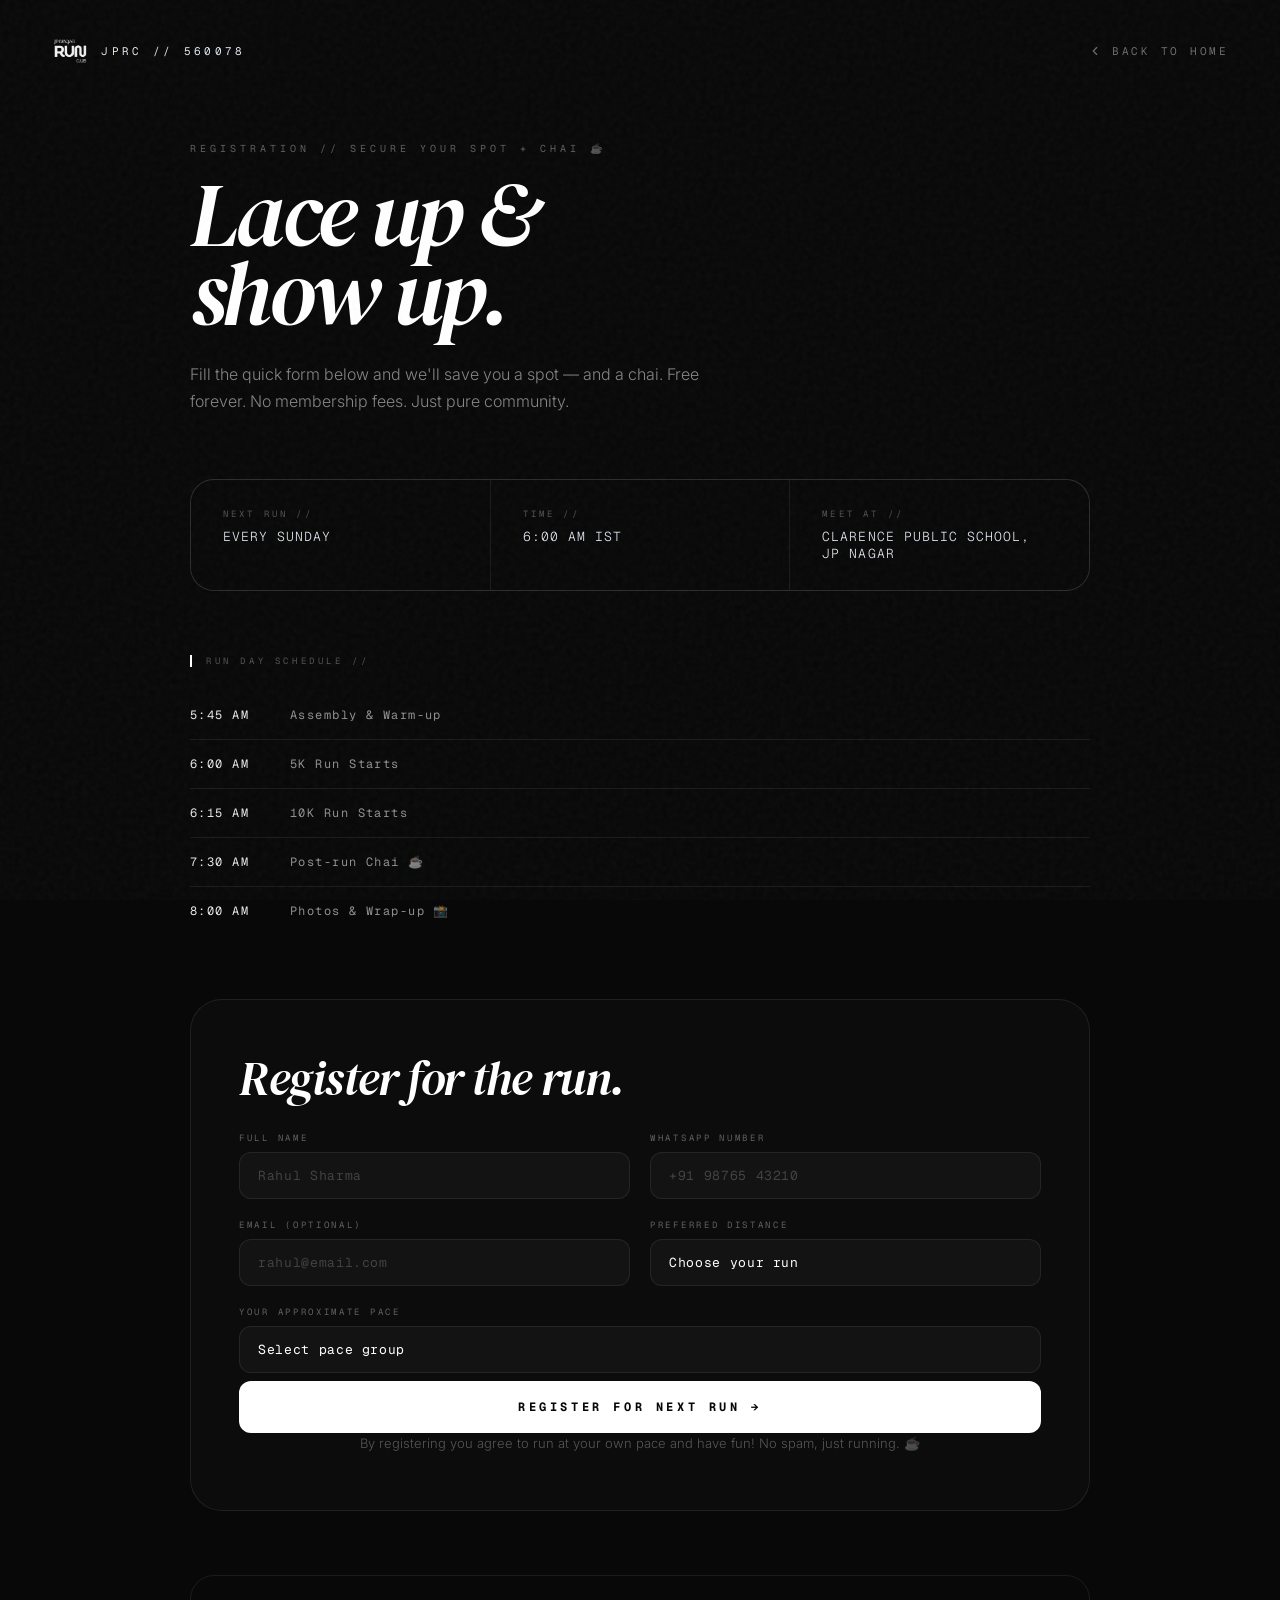
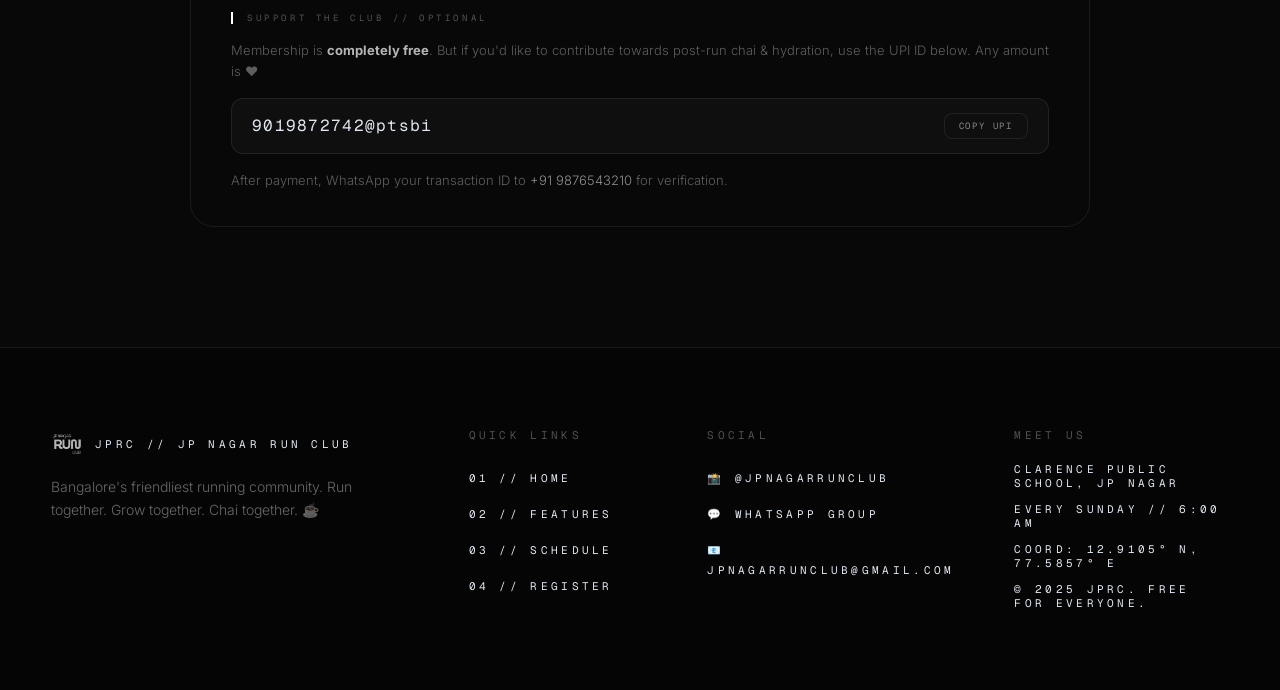
<file: register.html>
<!DOCTYPE html>
<html lang="en">

<head>
    <meta charset="UTF-8">
    <meta name="viewport" content="width=device-width, initial-scale=1.0">
    <title>Register // JP Nagar Run Club</title>
    <meta name="description"
        content="Register for the next JP Nagar Run Club run. Every Sunday at 6 AM at Clarence Public School, JP Nagar. Free forever.">
    <link rel="preconnect" href="https://fonts.googleapis.com">
    <link rel="preconnect" href="https://fonts.gstatic.com" crossorigin>
    <link
        href="https://fonts.googleapis.com/css2?family=DM+Serif+Display:ital@0;1&family=Geist+Mono:wght@100..900&family=Inter:wght@300;400;500;600&display=swap"
        rel="stylesheet">
    <link rel="stylesheet" href="style.css">
    <style>
        /* ── Page-specific overrides ── */
        .reg-page-wrapper {
            width: 92vw;
            max-width: 900px;
            margin: 0 auto;
            padding: 40px 0 120px;
            display: flex;
            flex-direction: column;
            gap: 64px;
        }

        /* Back link */
        .back-link {
            display: inline-flex;
            align-items: center;
            gap: 10px;
            text-decoration: none;
            color: rgba(255, 255, 255, 0.4);
            font-family: var(--font-mono);
            font-size: 11px;
            letter-spacing: 0.25em;
            text-transform: uppercase;
            transition: color 0.3s var(--transition-curve);
        }

        .back-link:hover { color: var(--text-white); }
        .back-link svg { transition: transform 0.3s var(--transition-curve); }
        .back-link:hover svg { transform: translateX(-4px); }

        /* Page header */
        .reg-header { display: flex; flex-direction: column; gap: 20px; }

        .reg-eyebrow {
            font-family: var(--font-mono);
            font-size: 10px;
            letter-spacing: 0.4em;
            color: rgba(255, 255, 255, 0.35);
            text-transform: uppercase;
        }

        .reg-headline {
            font-family: var(--font-serif);
            font-style: italic;
            font-weight: 400;
            font-size: clamp(40px, 7vw, 96px);
            line-height: 0.88;
            letter-spacing: -0.04em;
            color: var(--text-white);
        }

        .reg-subtext {
            font-family: var(--font-sans);
            font-size: 16px;
            line-height: 1.7;
            color: rgba(255, 255, 255, 0.5);
            font-weight: 300;
            max-width: 560px;
            margin-top: 8px;
        }

        /* Info row */
        .reg-info-row {
            display: grid;
            grid-template-columns: repeat(3, 1fr);
            gap: 1px;
            background: var(--border-glass);
            border: 1px solid var(--border-glass);
            border-radius: 1.5rem;
            overflow: hidden;
        }

        .reg-info-cell {
            background: var(--bg-obsidian);
            padding: 28px 32px;
            display: flex;
            flex-direction: column;
            gap: 8px;
        }

        .reg-info-label {
            font-family: var(--font-mono);
            font-size: 9px;
            letter-spacing: 0.35em;
            color: rgba(255, 255, 255, 0.3);
            text-transform: uppercase;
        }

        .reg-info-val {
            font-family: var(--font-mono);
            font-size: 13px;
            letter-spacing: 0.08em;
            color: var(--text-silver);
            font-weight: 300;
        }

        /* Schedule */
        .reg-schedule-block {
            display: flex;
            flex-direction: column;
            gap: 24px;
        }

        .reg-section-label {
            font-family: var(--font-mono);
            font-size: 9px;
            letter-spacing: 0.4em;
            color: rgba(255, 255, 255, 0.3);
            text-transform: uppercase;
            border-left: 2px solid var(--text-white);
            padding-left: 14px;
        }

        .sched-table {
            width: 100%;
            border-collapse: collapse;
        }

        .sched-table tr {
            border-bottom: 1px solid var(--border-glass);
        }

        .sched-table tr:last-child { border-bottom: none; }

        .sched-table td {
            padding: 16px 0;
            font-family: var(--font-mono);
            font-size: 12px;
            letter-spacing: 0.12em;
            color: rgba(255, 255, 255, 0.55);
        }

        .sched-table td:first-child {
            color: rgba(255, 255, 255, 0.9);
            width: 100px;
        }

        /* Form card */
        .reg-form-card {
            background: var(--bg-glass);
            border: 1px solid var(--border-glass);
            border-radius: 2rem;
            padding: 56px 48px;
            display: flex;
            flex-direction: column;
            gap: 32px;
        }

        .reg-form-title {
            font-family: var(--font-serif);
            font-style: italic;
            font-weight: 400;
            font-size: clamp(28px, 4vw, 48px);
            line-height: 0.92;
            letter-spacing: -0.03em;
            color: var(--text-white);
        }

        .form-row {
            display: grid;
            grid-template-columns: 1fr 1fr;
            gap: 20px;
        }

        .form-group {
            display: flex;
            flex-direction: column;
            gap: 8px;
        }

        .form-group.full-width { grid-column: span 2; }

        .form-label {
            font-family: var(--font-mono);
            font-size: 9px;
            letter-spacing: 0.3em;
            color: rgba(255, 255, 255, 0.35);
            text-transform: uppercase;
        }

        .form-input,
        .form-select {
            background: rgba(255, 255, 255, 0.03);
            border: 1px solid var(--border-glass);
            border-radius: 0.75rem;
            padding: 14px 18px;
            color: var(--text-white);
            font-family: var(--font-mono);
            font-size: 13px;
            letter-spacing: 0.05em;
            outline: none;
            transition: border-color 0.3s var(--transition-curve), background 0.3s var(--transition-curve);
            width: 100%;
            -webkit-appearance: none;
        }

        .form-input::placeholder { color: rgba(255, 255, 255, 0.2); }

        .form-input:focus,
        .form-select:focus {
            border-color: rgba(255, 255, 255, 0.3);
            background: rgba(255, 255, 255, 0.05);
        }

        .form-select option { background: #111; color: #fff; }

        .form-submit-btn {
            width: 100%;
            background: var(--text-white);
            color: var(--bg-obsidian);
            border: none;
            border-radius: 0.75rem;
            padding: 18px 32px;
            font-family: var(--font-mono);
            font-size: 12px;
            letter-spacing: 0.3em;
            text-transform: uppercase;
            font-weight: 700;
            cursor: pointer;
            transition: transform 0.3s var(--transition-curve), box-shadow 0.3s var(--transition-curve);
            margin-top: 8px;
        }

        .form-submit-btn:hover {
            transform: translateY(-2px);
            box-shadow: 0 0 28px rgba(255, 255, 255, 0.2);
        }

        .form-note {
            font-family: var(--font-sans);
            font-size: 13px;
            color: rgba(255, 255, 255, 0.3);
            font-weight: 300;
            text-align: center;
            line-height: 1.6;
        }

        /* Success state */
        .reg-success {
            display: none;
            flex-direction: column;
            align-items: center;
            gap: 20px;
            text-align: center;
            padding: 40px 0;
        }

        .success-icon { font-size: 48px; }

        .success-title {
            font-family: var(--font-serif);
            font-style: italic;
            font-size: clamp(28px, 4vw, 48px);
            color: var(--text-white);
            line-height: 0.95;
            letter-spacing: -0.03em;
        }

        .success-body {
            font-family: var(--font-sans);
            font-size: 15px;
            color: rgba(255, 255, 255, 0.5);
            font-weight: 300;
            max-width: 420px;
            line-height: 1.7;
        }

        /* UPI block */
        .upi-block {
            border: 1px solid var(--border-glass);
            border-radius: 1.5rem;
            padding: 36px 40px;
            display: flex;
            flex-direction: column;
            gap: 16px;
        }

        .upi-label {
            font-family: var(--font-mono);
            font-size: 9px;
            letter-spacing: 0.4em;
            color: rgba(255, 255, 255, 0.3);
            text-transform: uppercase;
        }

        .upi-id-row {
            display: flex;
            align-items: center;
            justify-content: space-between;
            gap: 16px;
            background: rgba(255, 255, 255, 0.03);
            border: 1px solid var(--border-glass);
            border-radius: 0.75rem;
            padding: 14px 20px;
        }

        .upi-id-text {
            font-family: var(--font-mono);
            font-size: 16px;
            letter-spacing: 0.08em;
            color: var(--text-silver);
        }

        .upi-copy-btn {
            background: none;
            border: 1px solid var(--border-glass);
            border-radius: 0.5rem;
            padding: 6px 14px;
            color: rgba(255, 255, 255, 0.5);
            font-family: var(--font-mono);
            font-size: 9px;
            letter-spacing: 0.2em;
            text-transform: uppercase;
            cursor: pointer;
            transition: color 0.3s var(--transition-curve), border-color 0.3s var(--transition-curve);
            white-space: nowrap;
        }

        .upi-copy-btn:hover { color: var(--text-white); border-color: rgba(255,255,255,0.3); }

        .upi-note {
            font-family: var(--font-sans);
            font-size: 13px;
            color: rgba(255, 255, 255, 0.35);
            font-weight: 300;
            line-height: 1.6;
        }

        /* Responsive */
        @media (max-width: 700px) {
            .reg-info-row { grid-template-columns: 1fr; }
            .form-row { grid-template-columns: 1fr; }
            .form-group.full-width { grid-column: span 1; }
            .reg-form-card { padding: 32px 24px; }
            .upi-block { padding: 24px 20px; }
            .upi-id-row { flex-direction: column; align-items: flex-start; gap: 12px; }
        }
    </style>
</head>

<body>
    <div class="noise-overlay"></div>

    <!-- Minimal Nav -->
    <header class="main-header">
        <div class="nav-container">
            <div class="logo">
                <a href="index.html" class="logo-link">
                    <img src="assets/logo.png" alt="JPRC Logo" class="logo-img">
                    <span class="logo-text mono-label">JPRC // 560078</span>
                </a>
            </div>
            <a href="index.html" class="back-link">
                <svg viewBox="0 0 24 24" width="14" height="14" fill="none" stroke="currentColor" stroke-width="2"
                    stroke-linecap="round" stroke-linejoin="round">
                    <polyline points="15 18 9 12 15 6"></polyline>
                </svg>
                BACK TO HOME
            </a>
        </div>
    </header>

    <div class="reg-page-wrapper">

        <!-- Page Header -->
        <div class="reg-header scroll-reveal">
            <span class="reg-eyebrow">REGISTRATION // SECURE YOUR SPOT + CHAI ☕</span>
            <h1 class="reg-headline">Lace up &amp;<br> show up.</h1>
            <p class="reg-subtext">
                Fill the quick form below and we'll save you a spot — and a chai. Free forever. No membership fees.
                Just pure community.
            </p>
        </div>

        <!-- Run Info Row -->
        <div class="reg-info-row scroll-reveal">
            <div class="reg-info-cell">
                <span class="reg-info-label">NEXT RUN //</span>
                <span class="reg-info-val">EVERY SUNDAY</span>
            </div>
            <div class="reg-info-cell">
                <span class="reg-info-label">TIME //</span>
                <span class="reg-info-val">6:00 AM IST</span>
            </div>
            <div class="reg-info-cell">
                <span class="reg-info-label">MEET AT //</span>
                <span class="reg-info-val">CLARENCE PUBLIC SCHOOL, JP NAGAR</span>
            </div>
        </div>

        <!-- Run Day Schedule -->
        <div class="reg-schedule-block scroll-reveal">
            <span class="reg-section-label">RUN DAY SCHEDULE //</span>
            <table class="sched-table">
                <tr><td>5:45 AM</td><td>Assembly &amp; Warm-up</td></tr>
                <tr><td>6:00 AM</td><td>5K Run Starts</td></tr>
                <tr><td>6:15 AM</td><td>10K Run Starts</td></tr>
                <tr><td>7:30 AM</td><td>Post-run Chai ☕</td></tr>
                <tr><td>8:00 AM</td><td>Photos &amp; Wrap-up 📸</td></tr>
            </table>
        </div>

        <!-- Registration Form -->
        <div class="reg-form-card scroll-reveal">
            <h2 class="reg-form-title">Register for the run.</h2>

            <!-- Success Message (hidden by default) -->
            <div class="reg-success" id="reg-success">
                <span class="success-icon">🎉</span>
                <h3 class="success-title">Registration Successful!</h3>
                <p class="success-body">
                    See you on Sunday at 6 AM at Clarence Public School, JP Nagar! We'll send a reminder. Bring water,
                    good vibes, and your running shoes.
                </p>
                <a href="index.html" class="btn-primary" style="margin-top:12px;">
                    <span class="mono-label">← BACK TO HOME</span>
                </a>
            </div>

            <!-- The Form -->
            <form id="reg-form" novalidate>
                <div class="form-row">
                    <div class="form-group">
                        <label class="form-label" for="reg-name">Full Name</label>
                        <input class="form-input" type="text" id="reg-name" placeholder="Rahul Sharma" required>
                    </div>
                    <div class="form-group">
                        <label class="form-label" for="reg-phone">WhatsApp Number</label>
                        <input class="form-input" type="tel" id="reg-phone" placeholder="+91 98765 43210" required>
                    </div>
                    <div class="form-group">
                        <label class="form-label" for="reg-email">Email (optional)</label>
                        <input class="form-input" type="email" id="reg-email" placeholder="rahul@email.com">
                    </div>
                    <div class="form-group">
                        <label class="form-label" for="reg-distance">Preferred Distance</label>
                        <select class="form-select" id="reg-distance" required>
                            <option value="" disabled selected>Choose your run</option>
                            <option value="5k">5K Run</option>
                            <option value="10k">10K Run</option>
                            <option value="walk">Casual Walk</option>
                            <option value="surprise">Surprise me!</option>
                        </select>
                    </div>
                    <div class="form-group full-width">
                        <label class="form-label" for="reg-pace">Your Approximate Pace</label>
                        <select class="form-select" id="reg-pace">
                            <option value="" disabled selected>Select pace group</option>
                            <option value="fast">&lt; 6 min/km (Fast)</option>
                            <option value="medium">6–8 min/km (Medium)</option>
                            <option value="easy">8–10 min/km (Easy)</option>
                            <option value="walk">&gt; 10 min/km (Walk/Jog)</option>
                        </select>
                    </div>
                </div>

                <button type="submit" class="form-submit-btn" id="reg-submit-btn">
                    REGISTER FOR NEXT RUN →
                </button>
                <p class="form-note">
                    By registering you agree to run at your own pace and have fun! No spam, just running. ☕
                </p>
            </form>
        </div>

        <!-- Optional UPI Contribution -->
        <div class="upi-block scroll-reveal">
            <span class="reg-section-label">SUPPORT THE CLUB // OPTIONAL</span>
            <p class="upi-note">
                Membership is <strong style="color:rgba(255,255,255,0.7)">completely free</strong>. But if you'd like to
                contribute towards post-run chai &amp; hydration, use the UPI ID below. Any amount is ❤️
            </p>
            <div class="upi-id-row">
                <span class="upi-id-text" id="upi-id-text">9019872742@ptsbi</span>
                <button class="upi-copy-btn" id="upi-copy-btn">COPY UPI</button>
            </div>
            <p class="upi-note">
                After payment, WhatsApp your transaction ID to
                <span style="color:rgba(255,255,255,0.55)">+91 9876543210</span> for verification.
            </p>
        </div>

    </div>

    <!-- Footer -->
    <footer class="main-footer">
        <div class="footer-grid">
            <div class="footer-logo">
                <div class="logo-footer-wrapper">
                    <img src="assets/logo.png" alt="JPRC Logo" class="logo-img-footer">
                    <span class="logo-text mono-label">JPRC // JP NAGAR RUN CLUB</span>
                </div>
                <p class="footer-desc font-sans">Bangalore's friendliest running community. Run together. Grow together.
                    Chai together. ☕</p>
            </div>
            <div class="footer-links">
                <span class="mono-label footer-section-title">QUICK LINKS</span>
                <a href="index.html" class="footer-link"><span class="mono-label">01 // HOME</span></a>
                <a href="index.html#bento" class="footer-link"><span class="mono-label">02 // FEATURES</span></a>
                <a href="index.html#schedule" class="footer-link"><span class="mono-label">03 // SCHEDULE</span></a>
                <a href="register.html" class="footer-link"><span class="mono-label">04 // REGISTER</span></a>
            </div>
            <div class="footer-links">
                <span class="mono-label footer-section-title">SOCIAL</span>
                <a href="https://instagram.com/jpnagarrunclub" target="_blank" class="footer-link"><span
                        class="mono-label">📸 @JPNAGARRUNCLUB</span></a>
                <a href="https://chat.whatsapp.com/YOURGROUPINVITELINK" target="_blank" class="footer-link"><span
                        class="mono-label">💬 WHATSAPP GROUP</span></a>
                <a href="mailto:jpnagarrunclub@gmail.com" class="footer-link"><span class="mono-label">📧
                        JPNAGARRUNCLUB@GMAIL.COM</span></a>
            </div>
            <div class="footer-coords">
                <span class="mono-label footer-section-title">MEET US</span>
                <span class="mono-label">CLARENCE PUBLIC SCHOOL, JP NAGAR</span>
                <span class="mono-label">EVERY SUNDAY // 6:00 AM</span>
                <span class="mono-label">COORD: 12.9105° N, 77.5857° E</span>
                <span class="mono-label">© 2025 JPRC. FREE FOR EVERYONE.</span>
            </div>
        </div>
    </footer>

    <script>
        // Scroll reveal
        const revealEls = document.querySelectorAll('.scroll-reveal');
        const observer = new IntersectionObserver(entries => {
            entries.forEach(e => { if (e.isIntersecting) { e.target.classList.add('revealed'); observer.unobserve(e.target); } });
        }, { threshold: 0.08 });
        revealEls.forEach(el => observer.observe(el));

        // Registration form
        const regForm = document.getElementById('reg-form');
        const regSuccess = document.getElementById('reg-success');
        const submitBtn = document.getElementById('reg-submit-btn');

        regForm.addEventListener('submit', (e) => {
            e.preventDefault();
            const name = document.getElementById('reg-name').value.trim();
            const phone = document.getElementById('reg-phone').value.trim();
            const distance = document.getElementById('reg-distance').value;

            if (!name || !phone || !distance) {
                submitBtn.textContent = 'PLEASE FILL REQUIRED FIELDS';
                setTimeout(() => { submitBtn.textContent = 'REGISTER FOR NEXT RUN →'; }, 2000);
                return;
            }

            submitBtn.textContent = 'SAVING YOUR SPOT...';
            submitBtn.style.opacity = '0.6';
            submitBtn.style.pointerEvents = 'none';

            setTimeout(() => {
                regForm.style.display = 'none';
                regSuccess.style.display = 'flex';
            }, 1200);
        });

        // UPI copy
        document.getElementById('upi-copy-btn').addEventListener('click', function () {
            navigator.clipboard.writeText('9019872742@ptsbi').then(() => {
                this.textContent = 'COPIED ✓';
                setTimeout(() => { this.textContent = 'COPY UPI'; }, 2000);
            });
        });
    </script>
</body>

</html>
</file>
<file: style.css>
/* ==========================================================================
   DESIGN SYSTEM & CUSTOM PROPERTIES (MODERN OBSIDIAN)
   ========================================================================== */
:root {
    /* Color Palette */
    --bg-obsidian: #080808;
    --text-white: #ffffff;
    --text-silver: #e2e8f0;
    --border-glass: rgba(255, 255, 255, 0.08);
    --border-glass-hover: rgba(255, 255, 255, 0.2);
    --bg-glass: rgba(255, 255, 255, 0.02);
    --bg-glass-hover: rgba(255, 255, 255, 0.04);
    --bg-glass-deep: rgba(8, 8, 8, 0.85);
    
    /* Silver Gradients */
    --silver-gradient: linear-gradient(135deg, #f8fafc 0%, #94a3b8 100%);
    
    /* Typography */
    --font-serif: 'DM Serif Display', serif;
    --font-mono: 'Geist Mono', 'Share Tech Mono', monospace;
    --font-sans: 'Inter', sans-serif;
    
    /* Animation Curve */
    --transition-curve: cubic-bezier(0.16, 1, 0.3, 1);
    --transition-duration: 0.8s;
}

/* ==========================================================================
   GLOBAL STYLES & RESET
   ========================================================================== */
* {
    box-sizing: border-box;
    margin: 0;
    padding: 0;
}

html {
    scroll-behavior: smooth;
    background-color: var(--bg-obsidian);
    color: var(--text-white);
    font-family: var(--font-sans);
    overflow-x: hidden;
}

body {
    position: relative;
    width: 100%;
    min-height: 100vh;
    display: flex;
    flex-direction: column;
    align-items: center;
    background-color: var(--bg-obsidian);
}

/* SVG Noise Overlay */
.noise-overlay {
    position: fixed;
    top: 0;
    left: 0;
    width: 100vw;
    height: 100vh;
    content: "";
    opacity: 0.04;
    z-index: 9999;
    pointer-events: none;
    background-image: url("data:image/svg+xml,%3Csvg viewBox='0 0 200 200' xmlns='http://www.w3.org/2000/svg'%3E%3Cfilter id='noiseFilter'%3E%3CfeTurbulence type='fractalNoise' baseFrequency='0.8' numOctaves='4' stitchTiles='stitch'/%3E%3C/filter%3E%3Crect width='100%25' height='100%25' filter='url(%23noiseFilter)'/%3E%3C/svg%3E");
}

/* Typography utilities */
.mono-label {
    font-family: var(--font-mono);
    text-transform: uppercase;
    font-size: 11px;
    letter-spacing: 0.3em;
    font-weight: 400;
    color: var(--text-silver);
}

.font-mono {
    font-family: var(--font-mono);
}

.font-sans {
    font-family: var(--font-sans);
}

.gradient-text {
    background: var(--silver-gradient);
    -webkit-background-clip: text;
    -webkit-text-fill-color: transparent;
    background-clip: text;
}

/* Main Layout Wrapper */
.page-wrapper {
    width: 92vw;
    max-width: 1600px;
    display: flex;
    flex-direction: column;
    gap: 120px;
    padding-bottom: 120px;
}

/* ==========================================================================
   NAVIGATION
   ========================================================================== */
.main-header {
    width: 92vw;
    max-width: 1600px;
    margin: 0 auto;
    padding: 32px 0;
    z-index: 100;
}

.nav-container {
    display: flex;
    justify-content: space-between;
    align-items: center;
    width: 100%;
}

.logo-link {
    display: flex;
    align-items: center;
    gap: 12px;
    text-decoration: none;
}

.logo-img {
    height: 38px;
    width: auto;
    filter: invert(1);
    mix-blend-mode: screen;
    opacity: 0.95;
    transition: transform 0.3s var(--transition-curve), opacity 0.3s var(--transition-curve);
}

.logo-link:hover .logo-img {
    transform: scale(1.04);
    opacity: 1;
}

.desktop-nav {
    display: flex;
    gap: 8px;
    background: rgba(255, 255, 255, 0.03);
    border: 1px solid var(--border-glass);
    padding: 6px;
    border-radius: 9999px;
    backdrop-filter: blur(12px);
}

.nav-link {
    text-decoration: none;
    padding: 8px 20px;
    border-radius: 9999px;
    transition: background 0.3s var(--transition-curve);
}

.nav-link:hover {
    background: rgba(255, 255, 255, 0.06);
}

.nav-link .mono-label {
    font-size: 10px;
    letter-spacing: 0.2em;
}

/* Buttons */
.btn-primary {
    display: inline-block;
    background: var(--text-white);
    color: var(--bg-obsidian);
    text-decoration: none;
    padding: 10px 24px;
    border-radius: 9999px;
    font-weight: 600;
    transition: transform 0.3s var(--transition-curve), box-shadow 0.3s var(--transition-curve);
    border: 1px solid var(--text-white);
}

.btn-primary:hover {
    transform: translateY(-1px);
    box-shadow: 0 0 20px rgba(255, 255, 255, 0.2);
}

.btn-primary .mono-label {
    color: var(--bg-obsidian);
    font-size: 11px;
    font-weight: 700;
}

/* Mobile Nav Toggle */
.mobile-menu-btn {
    display: none;
    background: none;
    border: none;
    cursor: pointer;
    padding: 8px;
}

/* Mobile Drawer */
.mobile-drawer {
    position: fixed;
    top: 0;
    right: 0;
    width: 100%;
    height: 100vh;
    background: var(--bg-obsidian);
    z-index: 1000;
    display: flex;
    flex-direction: column;
    justify-content: center;
    align-items: center;
    gap: 40px;
    transform: translateX(100%);
    transition: transform 0.5s var(--transition-curve);
}

.mobile-drawer.active {
    transform: translateX(0);
}

.close-drawer-btn {
    position: absolute;
    top: 32px;
    right: 4vw;
    background: none;
    border: none;
    cursor: pointer;
}

.drawer-links {
    display: flex;
    flex-direction: column;
    align-items: center;
    gap: 24px;
}

.drawer-link {
    text-decoration: none;
    padding: 12px 24px;
}

.drawer-link .mono-label {
    font-size: 18px;
}

.drawer-join-btn {
    margin-top: 16px;
    padding: 14px 40px;
}

/* ==========================================================================
   HERO SECTION
   ========================================================================== */

/* Secondary button */
.btn-secondary {
    display: inline-block;
    background: transparent;
    color: var(--text-silver);
    text-decoration: none;
    padding: 10px 24px;
    border-radius: 9999px;
    font-weight: 500;
    transition: background 0.3s var(--transition-curve), border-color 0.3s var(--transition-curve);
    border: 1px solid var(--border-glass-hover);
}

.btn-secondary:hover {
    background: rgba(255,255,255,0.06);
    border-color: rgba(255,255,255,0.35);
}

.btn-secondary .mono-label {
    color: var(--text-silver);
    font-size: 11px;
    font-weight: 600;
}

.hero-section {
    width: 100%;
}

.hero-container {
    width: 100%;
    background: rgba(255, 255, 255, 0.01);
    backdrop-filter: blur(24px);
    border: 1px solid rgba(255, 255, 255, 0.03);
    border-radius: 4rem;
    padding: 120px 64px 80px 64px;
    display: flex;
    flex-direction: column;
    justify-content: center;
    align-items: center;
    text-align: center;
    min-height: 70vh;
    box-shadow: inset 0 0 80px rgba(255, 255, 255, 0.01);
}

.hero-eyebrow {
    font-size: 10px;
    letter-spacing: 0.35em;
    color: rgba(255,255,255,0.4);
    margin-bottom: 24px;
    text-transform: uppercase;
}

.hero-headline {
    font-family: var(--font-serif);
    font-style: italic;
    font-weight: 400;
    letter-spacing: -0.04em;
    line-height: 0.88;
    font-size: clamp(48px, 9.5vw, 130px);
    color: var(--text-white);
    max-width: 1400px;
    margin-bottom: 32px;
}

.hero-subtext {
    font-size: 18px;
    line-height: 1.7;
    color: rgba(255,255,255,0.55);
    font-weight: 300;
    max-width: 640px;
    margin-bottom: 40px;
}

.hero-cta-group {
    display: flex;
    flex-wrap: wrap;
    gap: 16px;
    margin-bottom: 72px;
}

/* Metadata Bar */
.metadata-bar {
    width: 100%;
    display: grid;
    grid-template-columns: 1fr 1.5fr 1fr;
    gap: 40px;
    border-top: 1px solid var(--border-glass);
    padding-top: 40px;
    text-align: left;
}

.meta-col {
    display: flex;
    flex-direction: column;
    gap: 8px;
}

.meta-title {
    font-family: var(--font-mono);
    font-size: 10px;
    letter-spacing: 0.3em;
    color: rgba(255, 255, 255, 0.4);
    text-transform: uppercase;
}

.meta-val {
    font-family: var(--font-mono);
    font-size: 13px;
    letter-spacing: 0.1em;
    color: var(--text-silver);
    font-weight: 300;
    text-transform: uppercase;
}

/* ==========================================================================
   BETA CAPTURE FORM
   ========================================================================== */
.capture-section {
    width: 100%;
    display: flex;
    flex-direction: column;
    align-items: center;
    gap: 24px;
}

.section-label {
    align-self: flex-start;
    border-left: 2px solid var(--text-white);
    padding-left: 16px;
    margin-bottom: 16px;
}

.capture-container {
    width: 100%;
    max-width: 720px;
    background: var(--bg-glass);
    backdrop-filter: blur(24px);
    border: 1px solid var(--border-glass);
    border-radius: 2rem;
    padding: 16px 20px;
}

.capture-form {
    display: flex;
    width: 100%;
    align-items: center;
    gap: 16px;
}

.input-wrapper {
    flex: 1;
    display: flex;
    align-items: center;
    gap: 12px;
    padding-left: 8px;
}

.input-prefix {
    color: rgba(255, 255, 255, 0.3);
    font-weight: 300;
}

.capture-form input[type="email"] {
    width: 100%;
    background: transparent;
    border: none;
    outline: none;
    color: var(--text-white);
    font-family: var(--font-mono);
    font-size: 13px;
    letter-spacing: 0.1em;
}

.capture-form input[type="email"]::placeholder {
    color: rgba(255, 255, 255, 0.25);
}

.silver-btn {
    background: var(--silver-gradient);
    color: var(--bg-obsidian);
    border: none;
    outline: none;
    padding: 14px 28px;
    border-radius: 12px; /* rounded-xl */
    cursor: pointer;
    font-weight: 700;
    transition: transform 0.3s var(--transition-curve), box-shadow 0.3s var(--transition-curve);
}

.silver-btn:hover {
    transform: translateY(-1px);
    box-shadow: 0 0 20px rgba(255, 255, 255, 0.15);
}

.silver-btn .mono-label {
    color: var(--bg-obsidian);
    font-size: 11px;
    font-weight: 700;
}

.form-feedback {
    margin-top: 12px;
    font-size: 11px;
    letter-spacing: 0.1em;
    color: rgba(255, 255, 255, 0.5);
    padding-left: 20px;
    display: none;
}

.capture-note {
    font-size: 13px;
    color: rgba(255,255,255,0.35);
    font-weight: 300;
    letter-spacing: 0.01em;
    margin-top: -8px;
}

/* ==========================================================================
   URGENCY & COUNTDOWN TIMER
   ========================================================================== */
.urgency-section {
    width: 100%;
    display: flex;
    flex-direction: column;
    align-items: center;
    gap: 40px;
    text-align: center;
    border-top: 1px solid var(--border-glass);
    border-bottom: 1px solid var(--border-glass);
    padding: 80px 0;
}

.section-header-centered {
    margin-bottom: 8px;
}

.countdown-timer {
    display: flex;
    align-items: center;
    justify-content: center;
    gap: 40px;
}

.time-block {
    display: flex;
    flex-direction: column;
    align-items: center;
    gap: 8px;
    min-width: 160px;
}

.time-label {
    font-size: 9px;
    color: rgba(255, 255, 255, 0.4);
    letter-spacing: 0.4em;
}

.time-digit {
    font-family: var(--font-serif);
    font-size: clamp(64px, 10vw, 120px);
    line-height: 0.85;
    color: rgba(255, 255, 255, 0.9);
}

.time-separator {
    font-family: var(--font-serif);
    font-size: clamp(48px, 8vw, 100px);
    line-height: 0.85;
    color: rgba(255, 255, 255, 0.1);
}

.countdown-meta {
    font-size: 12px;
    letter-spacing: 0.2em;
    color: rgba(255, 255, 255, 0.4);
    max-width: 800px;
    line-height: 1.6;
}

/* Run Day Schedule */
.run-schedule {
    display: flex;
    flex-direction: column;
    align-items: center;
    gap: 24px;
    width: 100%;
    max-width: 600px;
    border-top: 1px solid var(--border-glass);
    padding-top: 48px;
}

.schedule-label {
    font-size: 9px;
    letter-spacing: 0.4em;
    color: rgba(255,255,255,0.3);
    align-self: flex-start;
}

.schedule-grid {
    width: 100%;
    display: flex;
    flex-direction: column;
    gap: 0;
}

.schedule-item {
    display: flex;
    justify-content: space-between;
    align-items: center;
    padding: 14px 0;
    border-bottom: 1px solid var(--border-glass);
    gap: 24px;
}

.schedule-item:last-child {
    border-bottom: none;
}

.sched-time {
    font-size: 11px;
    letter-spacing: 0.2em;
    color: rgba(255,255,255,0.9);
    min-width: 70px;
}

.sched-desc {
    font-size: 14px;
    color: rgba(255,255,255,0.5);
    font-weight: 300;
    text-align: right;
}

/* ==========================================================================
   BENTO FEATURE GRID
   ========================================================================== */
.bento-section {
    width: 100%;
    display: flex;
    flex-direction: column;
    gap: 32px;
}

.bento-grid {
    display: grid;
    grid-template-columns: repeat(3, 1fr);
    border-top: 1px solid var(--border-glass);
    border-left: 1px solid var(--border-glass);
}

.bento-card {
    position: relative;
    border-right: 1px solid var(--border-glass);
    border-bottom: 1px solid var(--border-glass);
    padding: 40px;
    min-height: 360px;
    display: flex;
    flex-direction: column;
    justify-content: space-between;
    transition: background-color var(--transition-duration) var(--transition-curve),
                border-color var(--transition-duration) var(--transition-curve);
    overflow: hidden;
}

.bento-card:hover {
    background-color: rgba(255, 255, 255, 0.03);
    border-right-color: rgba(255, 255, 255, 0.2);
    border-bottom-color: rgba(255, 255, 255, 0.2);
}

.card-header {
    margin-bottom: 40px;
}

.card-body {
    display: flex;
    flex-direction: column;
    gap: 16px;
}

.card-headline {
    font-family: var(--font-serif);
    font-style: italic;
    font-weight: 400;
    font-size: 32px;
    line-height: 0.95;
    letter-spacing: -0.02em;
    color: var(--text-white);
}

.card-description {
    font-size: 14px;
    line-height: 1.6;
    color: rgba(255, 255, 255, 0.5);
    font-weight: 300;
}

/* Member Registry Bento Card */
.member-registry-card {
    grid-column: span 2;
}

.registry-grid {
    display: grid;
    grid-template-columns: 1fr 1fr;
    gap: 24px;
    z-index: 2;
}

.registry-item {
    display: flex;
    align-items: center;
    gap: 16px;
    cursor: pointer;
    transition: transform 0.3s var(--transition-curve);
}

.avatar-wrapper {
    width: 44px;
    height: 44px;
    border-radius: 50%;
    overflow: hidden;
    background: rgba(255, 255, 255, 0.05);
    border: 1px solid var(--border-glass);
    transition: transform 0.3s var(--transition-curve), border-color 0.3s var(--transition-curve);
}

.avatar-img {
    width: 100%;
    height: 100%;
    object-fit: cover;
    filter: grayscale(100%) contrast(125%);
    transition: filter 0.3s var(--transition-curve);
}

.registry-name {
    font-size: 10px;
    letter-spacing: 0.15em;
    color: rgba(255, 255, 255, 0.5);
    transition: color 0.3s var(--transition-curve);
}

.registry-count {
    font-size: 9px;
    letter-spacing: 0.25em;
    color: rgba(255,255,255,0.3);
    margin-top: 16px;
    padding-top: 16px;
    border-top: 1px solid var(--border-glass);
}

/* Founders Card */
.founders-grid {
    display: grid;
    grid-template-columns: 1fr 1fr;
    gap: 24px;
}

.founder-item {
    display: flex;
    flex-direction: column;
    gap: 14px;
    cursor: default;
}

/* Clickable founder variant (anchor tag) */
.founder-item--link {
    text-decoration: none;
    cursor: pointer;
}

.founder-item--link:hover .founder-img {
    filter: grayscale(0%) brightness(1);
    transform: scale(1.04);
}

.founder-item--link:hover .founder-avatar-wrapper {
    border-color: rgba(255, 255, 255, 0.35);
    box-shadow: 0 0 20px rgba(255, 255, 255, 0.08);
}

.founder-item--link:hover .founder-name {
    color: var(--text-white);
}

/* Instagram handle hint overlay */
.founder-instagram-hint {
    position: absolute;
    bottom: 10px;
    right: 10px;
    background: rgba(225, 48, 108, 0.85);
    backdrop-filter: blur(8px);
    border: 1px solid rgba(255, 255, 255, 0.2);
    border-radius: 9999px;
    padding: 4px 10px;
    font-size: 7px;
    letter-spacing: 0.15em;
    color: #fff;
    opacity: 0;
    transform: translateY(4px);
    transition: opacity 0.3s var(--transition-curve), transform 0.3s var(--transition-curve);
    pointer-events: none;
}

.founder-item--link:hover .founder-instagram-hint {
    opacity: 1;
    transform: translateY(0);
}

.founder-avatar-wrapper {
    position: relative;
    width: 100%;
    aspect-ratio: 3 / 4;
    border-radius: 1rem;
    overflow: hidden;
    border: 1px solid var(--border-glass);
    background: rgba(255,255,255,0.03);
    transition: border-color 0.4s var(--transition-curve);
}

.founder-avatar-wrapper:hover {
    border-color: rgba(255,255,255,0.25);
}

.founder-img {
    width: 100%;
    height: 100%;
    object-fit: cover;
    object-position: top center;
    display: block;
    filter: grayscale(30%) brightness(0.85);
    transition: filter 0.5s var(--transition-curve), transform 0.5s var(--transition-curve);
}

.founder-avatar-wrapper:hover .founder-img {
    filter: grayscale(0%) brightness(1);
    transform: scale(1.04);
}

.founder-role-badge {
    position: absolute;
    bottom: 10px;
    left: 10px;
    background: rgba(0,0,0,0.75);
    backdrop-filter: blur(8px);
    border: 1px solid rgba(255,255,255,0.12);
    border-radius: 9999px;
    padding: 4px 12px;
    font-size: 8px;
    letter-spacing: 0.25em;
    color: rgba(255,255,255,0.7);
}

.founder-info {
    display: flex;
    flex-direction: column;
    gap: 4px;
}

.founder-name {
    font-size: 11px;
    letter-spacing: 0.2em;
    color: var(--text-silver);
    font-weight: 600;
}

.founder-title {
    font-size: 12px;
    color: rgba(255,255,255,0.35);
    font-weight: 300;
}



/* ==========================================================================
   MEET THE TEAM SECTION (FOUNDERS)
   ========================================================================== */
.meet-team-section {
    width: 100%;
    display: flex;
    flex-direction: column;
    gap: 48px;
}

.meet-team-header {
    display: flex;
    flex-direction: column;
    gap: 20px;
    max-width: 680px;
}

.meet-team-headline {
    font-family: var(--font-serif);
    font-style: italic;
    font-weight: 400;
    font-size: clamp(40px, 6vw, 80px);
    line-height: 0.9;
    letter-spacing: -0.03em;
    color: var(--text-white);
}

.founders-showcase {
    max-width: 580px;
}

/* ==========================================================================
   CORE TEAM SECTION
   ========================================================================== */
.core-team-section {
    width: 100%;
    display: flex;
    flex-direction: column;
    gap: 48px;
}

.core-team-header {
    display: flex;
    flex-direction: column;
    gap: 20px;
    max-width: 680px;
}

.core-team-headline {
    font-family: var(--font-serif);
    font-style: italic;
    font-weight: 400;
    font-size: clamp(40px, 6vw, 80px);
    line-height: 0.9;
    letter-spacing: -0.03em;
    color: var(--text-white);
}

.core-team-subtext {
    font-size: 16px;
    line-height: 1.7;
    color: rgba(255, 255, 255, 0.45);
    font-weight: 300;
}

.core-team-grid {
    display: grid;
    grid-template-columns: repeat(3, 1fr);
    gap: 20px;
}

.team-member-card {
    display: flex;
    flex-direction: column;
    gap: 16px;
    cursor: default;
}

.team-member-avatar-wrapper {
    position: relative;
    width: 100%;
    aspect-ratio: 3 / 4;
    border-radius: 1.25rem;
    overflow: hidden;
    border: 1px solid var(--border-glass);
    background: rgba(255, 255, 255, 0.03);
    transition: border-color 0.4s var(--transition-curve), box-shadow 0.4s var(--transition-curve);
}

.team-member-avatar-wrapper:hover {
    border-color: rgba(255, 255, 255, 0.25);
    box-shadow: 0 0 30px rgba(255, 255, 255, 0.06);
}

.team-member-img {
    width: 100%;
    height: 100%;
    object-fit: cover;
    object-position: top center;
    display: block;
    filter: grayscale(40%) brightness(0.82);
    transition: filter 0.5s var(--transition-curve), transform 0.5s var(--transition-curve);
}

.team-member-avatar-wrapper:hover .team-member-img {
    filter: grayscale(0%) brightness(1);
    transform: scale(1.05);
}

.team-member-overlay {
    position: absolute;
    bottom: 0;
    left: 0;
    right: 0;
    padding: 14px 14px 12px;
    background: linear-gradient(to top, rgba(0, 0, 0, 0.85) 0%, transparent 100%);
    display: flex;
    align-items: flex-end;
    opacity: 0;
    transform: translateY(6px);
    transition: opacity 0.35s var(--transition-curve), transform 0.35s var(--transition-curve);
}

.team-member-avatar-wrapper:hover .team-member-overlay {
    opacity: 1;
    transform: translateY(0);
}

.team-member-overlay .mono-label {
    font-size: 8px;
    letter-spacing: 0.3em;
    color: rgba(255, 255, 255, 0.65);
}

.team-member-info {
    display: flex;
    flex-direction: column;
    gap: 5px;
    padding: 0 4px;
}

.team-member-name {
    font-size: 11px;
    letter-spacing: 0.22em;
    color: var(--text-silver);
    font-weight: 600;
    transition: color 0.3s var(--transition-curve);
}

.team-member-card:hover .team-member-name {
    color: var(--text-white);
}

.team-member-role {
    font-size: 12px;
    color: rgba(255, 255, 255, 0.33);
    font-weight: 300;
}

/* Clickable team member card (anchor tag variant) */
.team-member-card--link {
    text-decoration: none;
    cursor: pointer;
}

.team-member-card--link:hover .team-member-avatar-wrapper {
    border-color: rgba(255, 255, 255, 0.35);
    box-shadow: 0 0 24px rgba(255, 255, 255, 0.08);
}

.team-member-card--link:hover .team-member-img {
    filter: grayscale(0%) brightness(1);
    transform: scale(1.05);
}

.team-member-card--link:hover .team-member-name {
    color: var(--text-white);
}

/* Instagram handle hint badge */
.team-instagram-hint {
    position: absolute;
    bottom: 10px;
    right: 10px;
    background: rgba(225, 48, 108, 0.85);
    backdrop-filter: blur(8px);
    border: 1px solid rgba(255, 255, 255, 0.2);
    border-radius: 9999px;
    padding: 4px 10px;
    font-size: 7px;
    letter-spacing: 0.15em;
    color: #fff;
    opacity: 0;
    transform: translateY(4px);
    transition: opacity 0.3s var(--transition-curve), transform 0.3s var(--transition-curve);
    pointer-events: none;
}

.team-member-card--link:hover .team-instagram-hint {
    opacity: 1;
    transform: translateY(0);
}

/* Hover behaviors for Registry */
.registry-item:hover {
    transform: translateX(4px);
}

.registry-item:hover .avatar-wrapper {
    transform: scale(1.1);
    border-color: rgba(255, 255, 255, 0.3);
}

.registry-item:hover .avatar-img {
    filter: grayscale(0%) contrast(100%);
}

.registry-item:hover .registry-name {
    color: var(--text-white);
}

/* Decorative Card Icon */
.bg-decorative-icon {
    position: absolute;
    bottom: -10px;
    right: -10px;
    color: rgba(255, 255, 255, 0.02);
    pointer-events: none;
    z-index: 1;
    transition: color 0.5s var(--transition-curve);
}

.member-registry-card:hover .bg-decorative-icon {
    color: rgba(255, 255, 255, 0.04);
}

/* ==========================================================================
   COLLABS SECTION
   ========================================================================== */
.collabs-section {
    width: 100%;
    display: flex;
    flex-direction: column;
    gap: 48px;
}

.collabs-header-row {
    display: flex;
    flex-direction: column;
    gap: 16px;
    max-width: 720px;
}

.collabs-headline {
    font-family: var(--font-serif);
    font-style: italic;
    font-weight: 400;
    font-size: clamp(40px, 6vw, 80px);
    line-height: 0.9;
    letter-spacing: -0.03em;
    color: var(--text-white);
}

.collabs-subtext {
    font-size: 16px;
    line-height: 1.7;
    color: rgba(255, 255, 255, 0.45);
    font-weight: 300;
}

/* Collabs Grid */
.collabs-grid {
    display: grid;
    grid-template-columns: repeat(4, 1fr);
    gap: 20px;
}

/* Hidden cards (initially) */
.collab-card--hidden {
    display: none;
    opacity: 0;
    transform: translateY(20px);
}

/* When expanded */
.collabs-grid.collabs-expanded .collab-card--hidden {
    display: flex;
    animation: collabReveal 0.5s var(--transition-curve) forwards;
}

@keyframes collabReveal {
    from {
        opacity: 0;
        transform: translateY(20px);
    }
    to {
        opacity: 1;
        transform: translateY(0);
    }
}

/* Staggered animation delays */
.collabs-grid.collabs-expanded .collab-card--hidden:nth-child(5)  { animation-delay: 0.05s; }
.collabs-grid.collabs-expanded .collab-card--hidden:nth-child(6)  { animation-delay: 0.10s; }
.collabs-grid.collabs-expanded .collab-card--hidden:nth-child(7)  { animation-delay: 0.15s; }
.collabs-grid.collabs-expanded .collab-card--hidden:nth-child(8)  { animation-delay: 0.20s; }
.collabs-grid.collabs-expanded .collab-card--hidden:nth-child(9)  { animation-delay: 0.25s; }
.collabs-grid.collabs-expanded .collab-card--hidden:nth-child(10) { animation-delay: 0.30s; }
.collabs-grid.collabs-expanded .collab-card--hidden:nth-child(11) { animation-delay: 0.35s; }
.collabs-grid.collabs-expanded .collab-card--hidden:nth-child(12) { animation-delay: 0.40s; }
.collabs-grid.collabs-expanded .collab-card--hidden:nth-child(13) { animation-delay: 0.45s; }

/* Individual Collab Card */
.collab-card {
    display: flex;
    flex-direction: column;
    gap: 16px;
    cursor: default;
}

.collab-img-wrapper {
    position: relative;
    width: 100%;
    aspect-ratio: 4 / 5;
    border-radius: 1.25rem;
    overflow: hidden;
    border: 1px solid var(--border-glass);
    background: rgba(255, 255, 255, 0.03);
    transition: border-color 0.4s var(--transition-curve), box-shadow 0.4s var(--transition-curve);
}

.collab-img-wrapper:hover {
    border-color: rgba(255, 255, 255, 0.25);
    box-shadow: 0 0 30px rgba(255, 255, 255, 0.06);
}

.collab-img {
    width: 100%;
    height: 100%;
    object-fit: cover;
    object-position: center;
    display: block;
    filter: grayscale(30%) brightness(0.82);
    transition: filter 0.5s var(--transition-curve), transform 0.5s var(--transition-curve);
}

.collab-img-wrapper:hover .collab-img {
    filter: grayscale(0%) brightness(1);
    transform: scale(1.05);
}

.collab-overlay {
    position: absolute;
    bottom: 0;
    left: 0;
    right: 0;
    padding: 14px 14px 12px;
    background: linear-gradient(to top, rgba(0, 0, 0, 0.85) 0%, transparent 100%);
    display: flex;
    align-items: flex-end;
    opacity: 0;
    transform: translateY(6px);
    transition: opacity 0.35s var(--transition-curve), transform 0.35s var(--transition-curve);
}

.collab-img-wrapper:hover .collab-overlay {
    opacity: 1;
    transform: translateY(0);
}

.collab-overlay .mono-label {
    font-size: 8px;
    letter-spacing: 0.3em;
    color: rgba(255, 255, 255, 0.65);
}

.collab-info {
    display: flex;
    flex-direction: column;
    gap: 5px;
    padding: 0 4px;
}

.collab-partner {
    font-size: 11px;
    letter-spacing: 0.2em;
    color: var(--text-silver);
    font-weight: 600;
    transition: color 0.3s var(--transition-curve);
}

.collab-card:hover .collab-partner {
    color: var(--text-white);
}

.collab-tag {
    font-size: 12px;
    color: rgba(255, 255, 255, 0.33);
    font-weight: 300;
}

/* View All Button */
.collabs-cta-row {
    display: flex;
    justify-content: center;
    padding-top: 8px;
}

.collabs-toggle-btn {
    display: inline-flex;
    align-items: center;
    gap: 8px;
    background: transparent;
    border: 1px solid var(--border-glass-hover);
    color: rgba(255, 255, 255, 0.55);
    padding: 14px 32px;
    border-radius: 9999px;
    cursor: pointer;
    font-size: 11px;
    letter-spacing: 0.25em;
    transition: color 0.3s var(--transition-curve),
                border-color 0.3s var(--transition-curve),
                background 0.3s var(--transition-curve),
                transform 0.3s var(--transition-curve);
}

.collabs-toggle-btn:hover {
    color: var(--text-white);
    border-color: rgba(255, 255, 255, 0.4);
    background: rgba(255, 255, 255, 0.04);
    transform: translateY(-1px);
}

.collabs-toggle-btn.expanded {
    color: rgba(255, 255, 255, 0.4);
    border-color: var(--border-glass);
}

/* ==========================================================================
   VALUE PROPOSITION
   ========================================================================== */
.value-prop {
    width: 100%;
    border-top: 1px solid var(--border-glass);
    border-bottom: 1px solid var(--border-glass);
    padding: 100px 0;
}

.value-prop-container {
    max-width: 1000px;
    margin: 0 auto;
    display: flex;
    flex-direction: column;
    gap: 32px;
}

.value-tag {
    align-self: flex-start;
}

.value-headline {
    font-family: var(--font-serif);
    font-style: italic;
    font-weight: 400;
    font-size: clamp(32px, 5vw, 64px);
    line-height: 0.95;
    letter-spacing: -0.03em;
    color: var(--text-white);
}

.value-details {
    font-size: 16px;
    line-height: 1.6;
    color: rgba(255, 255, 255, 0.5);
    font-weight: 300;
    max-width: 600px;
}

/* ==========================================================================
   TESTIMONIALS SECTION
   ========================================================================== */
.testimonials-section {
    width: 100%;
    background-color: rgba(255, 255, 255, 0.005);
    padding: 80px 0;
}

.testimonials-header {
    font-family: var(--font-serif);
    font-style: italic;
    font-weight: 400;
    font-size: clamp(36px, 6vw, 80px);
    line-height: 0.9;
    letter-spacing: -0.03em;
    text-align: center;
    margin-top: 24px;
    margin-bottom: 80px;
}

.testimonials-grid {
    display: grid;
    grid-template-columns: 1fr 1fr;
    gap: 64px;
}

.testimonial-card {
    border-left: 2px solid var(--border-glass);
    padding-left: 48px;
    display: flex;
    flex-direction: column;
    justify-content: space-between;
    gap: 40px;
}

.testimonial-card:hover {
    border-left-color: rgba(255, 255, 255, 0.3);
}

.quote {
    font-family: var(--font-serif);
    font-style: italic;
    font-size: clamp(24px, 2.5vw, 36px);
    line-height: 1.1;
    letter-spacing: -0.02em;
    color: rgba(255, 255, 255, 0.9);
}

.witness-info {
    display: flex;
    align-items: center;
    gap: 16px;
}

/* Social link button inside testimonial card */
.social-link-btn {
    display: inline-block;
    text-decoration: none;
    font-size: 10px;
    letter-spacing: 0.2em;
    color: rgba(255,255,255,0.5);
    border: 1px solid var(--border-glass);
    padding: 10px 18px;
    border-radius: 9999px;
    transition: color 0.3s var(--transition-curve), border-color 0.3s var(--transition-curve);
    align-self: flex-start;
    margin-top: 8px;
}

.social-link-btn:hover {
    color: var(--text-white);
    border-color: rgba(255,255,255,0.3);
}

/* What to Bring Section */
.bring-section {
    width: 100%;
    display: flex;
    flex-direction: column;
    gap: 32px;
    border-top: 1px solid var(--border-glass);
    border-bottom: 1px solid var(--border-glass);
    padding: 64px 0;
}

.bring-grid {
    display: flex;
    flex-wrap: wrap;
    gap: 24px;
}

.bring-item {
    display: flex;
    align-items: center;
    gap: 16px;
    padding: 20px 28px;
    border: 1px solid var(--border-glass);
    border-radius: 1rem;
    transition: background 0.3s var(--transition-curve), border-color 0.3s var(--transition-curve);
    flex: 1;
    min-width: 200px;
}

.bring-item:hover {
    background: rgba(255,255,255,0.03);
    border-color: var(--border-glass-hover);
}

.bring-icon {
    font-size: 24px;
}

.bring-text {
    font-size: 15px;
    color: rgba(255,255,255,0.6);
    font-weight: 300;
}

.witness-avatar {
    width: 48px;
    height: 48px;
    border-radius: 50%;
    overflow: hidden;
    background: rgba(255, 255, 255, 0.05);
    border: 1px solid var(--border-glass);
}

.witness-meta {
    display: flex;
    flex-direction: column;
    gap: 4px;
}

.witness-name {
    font-size: 10px;
    letter-spacing: 0.15em;
    font-weight: 600;
}

.witness-org {
    font-size: 9px;
    letter-spacing: 0.1em;
    color: rgba(255, 255, 255, 0.4);
}

/* ==========================================================================
   FINAL CTA
   ========================================================================== */
.final-cta {
    width: 100%;
}

.cta-card {
    background: rgba(255, 255, 255, 0.01);
    backdrop-filter: blur(24px);
    border: 1px solid var(--border-glass);
    border-radius: 3rem;
    padding: 80px 64px;
    display: flex;
    justify-content: center;
}

.cta-inner {
    max-width: 800px;
    text-align: center;
    display: flex;
    flex-direction: column;
    align-items: center;
    gap: 24px;
}

.cta-headline {
    font-family: var(--font-serif);
    font-style: italic;
    font-weight: 400;
    font-size: clamp(36px, 6vw, 84px);
    line-height: 0.85;
    letter-spacing: -0.04em;
    color: var(--text-white);
}

.cta-body {
    font-size: 16px;
    line-height: 1.6;
    color: rgba(255, 255, 255, 0.5);
    font-weight: 300;
    max-width: 540px;
    margin-bottom: 16px;
}

.cta-btn-wrapper {
    display: flex;
    flex-wrap: wrap;
    gap: 16px;
    justify-content: center;
}

/* ==========================================================================
   FOOTER
   ========================================================================== */
.main-footer {
    width: 100vw;
    background: rgba(0, 0, 0, 0.4);
    border-top: 1px solid var(--border-glass);
    padding: 80px 4vw;
    margin-top: auto;
}

.footer-grid {
    max-width: 1600px;
    margin: 0 auto;
    display: grid;
    grid-template-columns: 2fr 1fr 1fr 1.2fr;
    gap: 60px;
}

.footer-logo {
    display: flex;
    flex-direction: column;
    gap: 16px;
}

.logo-footer-wrapper {
    display: flex;
    align-items: center;
    gap: 12px;
}

.logo-img-footer {
    height: 32px;
    width: auto;
    filter: invert(1);
    mix-blend-mode: screen;
    opacity: 0.7;
    transition: opacity 0.3s var(--transition-curve);
}

.logo-footer-wrapper:hover .logo-img-footer {
    opacity: 1;
}

.footer-desc {
    font-size: 14px;
    line-height: 1.6;
    color: rgba(255, 255, 255, 0.4);
    font-weight: 300;
    max-width: 320px;
}

.footer-links {
    display: flex;
    flex-direction: column;
    gap: 16px;
}

.footer-section-title {
    color: rgba(255, 255, 255, 0.3);
    margin-bottom: 8px;
}

.footer-link {
    text-decoration: none;
    color: var(--text-silver);
    transition: color 0.3s var(--transition-curve);
    align-self: flex-start;
}

.footer-link:hover {
    color: var(--text-white);
}

.footer-coords {
    display: flex;
    flex-direction: column;
    gap: 12px;
    color: rgba(255, 255, 255, 0.4);
}

/* ==========================================================================
   FLOATING MOBILE BOTTOM NAV
   ========================================================================== */
.floating-mobile-nav {
    position: fixed;
    bottom: 24px; /* bottom-6 */
    left: 50%;
    transform: translate(-50%, 128px); /* hidden initially */
    z-index: 999;
    width: 90%;
    max-width: 440px;
    background: var(--bg-glass-deep);
    border: 1px solid var(--border-glass);
    border-radius: 9999px;
    padding: 10px 16px;
    backdrop-filter: blur(24px);
    opacity: 0;
    transition: transform var(--transition-duration) var(--transition-curve),
                opacity var(--transition-duration) var(--transition-curve);
}

.floating-mobile-nav.visible {
    transform: translate(-50%, 0);
    opacity: 1;
}

.floating-nav-container {
    display: flex;
    justify-content: space-between;
    align-items: center;
    width: 100%;
}

.float-item {
    display: flex;
    flex-direction: column;
    align-items: center;
    gap: 4px;
    text-decoration: none;
    color: rgba(255, 255, 255, 0.4);
    transition: color 0.3s var(--transition-curve);
    padding: 4px 10px;
}

.float-item svg {
    stroke-width: 1.5;
}

.float-item:hover, .float-item:focus {
    color: var(--text-white);
}

.float-label {
    font-family: var(--font-mono);
    font-size: 8px;
    letter-spacing: 0.1em;
    text-transform: uppercase;
}

.float-action-btn {
    background: var(--text-white);
    color: var(--bg-obsidian);
    padding: 8px 20px;
    border-radius: 9999px;
    font-weight: 700;
    transition: box-shadow 0.3s var(--transition-curve), transform 0.3s var(--transition-curve);
}

.float-action-btn:hover {
    color: var(--bg-obsidian);
    transform: scale(1.05);
    box-shadow: 0 0 15px rgba(255, 255, 255, 0.3);
}

.float-action-btn .mono-label {
    color: var(--bg-obsidian);
    font-size: 10px;
    font-weight: 800;
    letter-spacing: 0.1em;
}

/* ==========================================================================
   SCROLL REVEAL & TRANSITIONS
   ========================================================================== */
.scroll-reveal {
    opacity: 0;
    transform: translateY(30px);
    transition: opacity var(--transition-duration) var(--transition-curve),
                transform var(--transition-duration) var(--transition-curve);
}

.scroll-reveal.revealed {
    opacity: 1;
    transform: translateY(0);
}

/* ==========================================================================
   MEDIA QUERIES (RESPONSIVE LAYOUTS)
   ========================================================================== */

/* Lg Devices (Desktop / Bento 4 columns) */
@media (max-width: 1200px) {
    .bento-grid {
        grid-template-columns: repeat(2, 1fr);
    }
    
    .member-registry-card {
        grid-column: span 2;
    }
    
    .core-team-grid {
        grid-template-columns: repeat(2, 1fr);
    }
}

/* Md Devices (Tablets / Bento 2 columns) */
@media (max-width: 900px) {
    .desktop-nav {
        display: none;
    }
    
    .nav-action {
        display: none;
    }
    
    .mobile-menu-btn {
        display: block;
    }
    
    .hero-container {
        border-radius: 2rem;
        padding: 80px 24px 60px 24px;
    }
    
    .metadata-bar {
        grid-template-columns: 1fr;
        gap: 20px;
        padding-top: 30px;
    }
    
    .countdown-timer {
        gap: 20px;
    }
    
    .time-block {
        min-width: 90px;
    }
    
    .testimonials-grid {
        grid-template-columns: 1fr;
        gap: 40px;
    }
    
    .footer-grid {
        grid-template-columns: 1fr 1fr;
        gap: 48px;
    }
    
    .bring-grid {
        flex-direction: column;
    }
    
    .hero-cta-group {
        flex-direction: column;
        align-items: stretch;
    }
    
    .hero-cta-group .btn-primary,
    .hero-cta-group .btn-secondary {
        text-align: center;
    }
    
    .core-team-grid {
        grid-template-columns: repeat(2, 1fr);
        gap: 16px;
    }

    .collabs-grid {
        grid-template-columns: repeat(2, 1fr);
        gap: 16px;
    }
}

/* Sm Devices (Mobile Phones / Bento 1 column) */
@media (max-width: 600px) {
    .page-wrapper {
        gap: 80px;
        padding-bottom: 80px;
    }
    
    .hero-headline {
        margin-bottom: 48px;
    }
    
    .capture-container {
        border-radius: 1.5rem;
        padding: 12px;
    }
    
    .capture-form {
        flex-direction: column;
        align-items: stretch;
        gap: 12px;
    }
    
    .input-wrapper {
        padding: 10px 0;
    }
    
    .silver-btn {
        width: 100%;
        text-align: center;
    }
    
    .bento-grid {
        grid-template-columns: 1fr;
        border-left: none;
    }
    
    .bento-card {
        grid-column: span 1 !important;
        border-right: none;
        padding: 24px;
        min-height: auto;
    }
    
    .registry-grid {
        grid-template-columns: 1fr;
        gap: 16px;
    }
    
    .countdown-timer {
        gap: 12px;
    }
    
    .time-block {
        min-width: 64px;
    }
    
    .time-digit {
        font-size: 40px;
    }
    
    .time-separator {
        font-size: 32px;
    }
    
    .testimonial-card {
        padding-left: 20px;
    }
    
    .cta-card {
        border-radius: 2rem;
        padding: 48px 24px;
    }
    
    .footer-grid {
        grid-template-columns: 1fr;
        gap: 40px;
    }
    
    .cta-btn-wrapper {
        flex-direction: column;
        align-items: stretch;
    }
    
    .run-schedule {
        max-width: 100%;
    }
    
    .hero-subtext {
        font-size: 16px;
    }
    
    .gallery-grid {
        grid-template-columns: 1fr 1fr;
    }
    
    .gallery-item--tall { grid-row: span 1; }
    .gallery-item--wide { grid-column: span 1; }
    
    .core-team-grid {
        grid-template-columns: repeat(2, 1fr);
    }
    
    .core-team-headline {
        font-size: 36px;
    }

    .meet-team-headline {
        font-size: 36px;
    }

    .collabs-grid {
        grid-template-columns: repeat(2, 1fr);
        gap: 12px;
    }

    .collabs-headline {
        font-size: 36px;
    }

    .collabs-toggle-btn {
        font-size: 10px;
        padding: 12px 24px;
    }
}

/* ==========================================================================
   PHOTO GALLERY
   ========================================================================== */
.gallery-section {
    width: 100%;
    display: flex;
    flex-direction: column;
    gap: 40px;
}

.gallery-header-row {
    display: flex;
    align-items: flex-end;
    justify-content: space-between;
    gap: 24px;
    flex-wrap: wrap;
}

.gallery-headline {
    font-family: var(--font-serif);
    font-style: italic;
    font-weight: 400;
    font-size: clamp(32px, 5vw, 64px);
    line-height: 0.92;
    letter-spacing: -0.03em;
    color: var(--text-white);
}

.gallery-grid {
    display: grid;
    grid-template-columns: repeat(3, 1fr);
    grid-auto-rows: 280px;
    gap: 12px;
}

.gallery-item {
    position: relative;
    overflow: hidden;
    border-radius: 1rem;
    background: rgba(255, 255, 255, 0.03);
    border: 1px solid var(--border-glass);
    cursor: pointer;
}

.gallery-item--tall { grid-row: span 2; }
.gallery-item--wide { grid-column: span 2; }

.gallery-img {
    width: 100%;
    height: 100%;
    object-fit: cover;
    display: block;
    transition: transform 0.6s var(--transition-curve), filter 0.4s var(--transition-curve);
    filter: grayscale(20%) brightness(0.85);
}

.gallery-item:hover .gallery-img {
    transform: scale(1.06);
    filter: grayscale(0%) brightness(1);
}

.gallery-overlay {
    position: absolute;
    bottom: 0;
    left: 0;
    right: 0;
    padding: 16px 20px;
    background: linear-gradient(to top, rgba(0,0,0,0.75) 0%, transparent 100%);
    opacity: 0;
    transform: translateY(8px);
    transition: opacity 0.4s var(--transition-curve), transform 0.4s var(--transition-curve);
}

.gallery-item:hover .gallery-overlay {
    opacity: 1;
    transform: translateY(0);
}

.gallery-overlay .mono-label {
    font-size: 9px;
    letter-spacing: 0.3em;
    color: rgba(255,255,255,0.7);
}

/* Lightbox */
.gallery-lightbox {
    position: fixed;
    inset: 0;
    z-index: 9998;
    background: rgba(0, 0, 0, 0.95);
    display: flex;
    align-items: center;
    justify-content: center;
    opacity: 0;
    pointer-events: none;
    transition: opacity 0.3s ease;
    backdrop-filter: blur(12px);
}

.gallery-lightbox.open {
    opacity: 1;
    pointer-events: all;
}

.lightbox-img {
    max-width: 90vw;
    max-height: 90vh;
    object-fit: contain;
    border-radius: 0.5rem;
    box-shadow: 0 0 80px rgba(0,0,0,0.8);
}

.lightbox-close {
    position: absolute;
    top: 24px;
    right: 24px;
    background: none;
    border: 1px solid rgba(255,255,255,0.2);
    border-radius: 9999px;
    color: rgba(255,255,255,0.7);
    font-family: var(--font-mono);
    font-size: 10px;
    letter-spacing: 0.2em;
    padding: 8px 16px;
    cursor: pointer;
    transition: color 0.3s, border-color 0.3s;
}

.lightbox-close:hover { color: #fff; border-color: rgba(255,255,255,0.5); }
</file>
